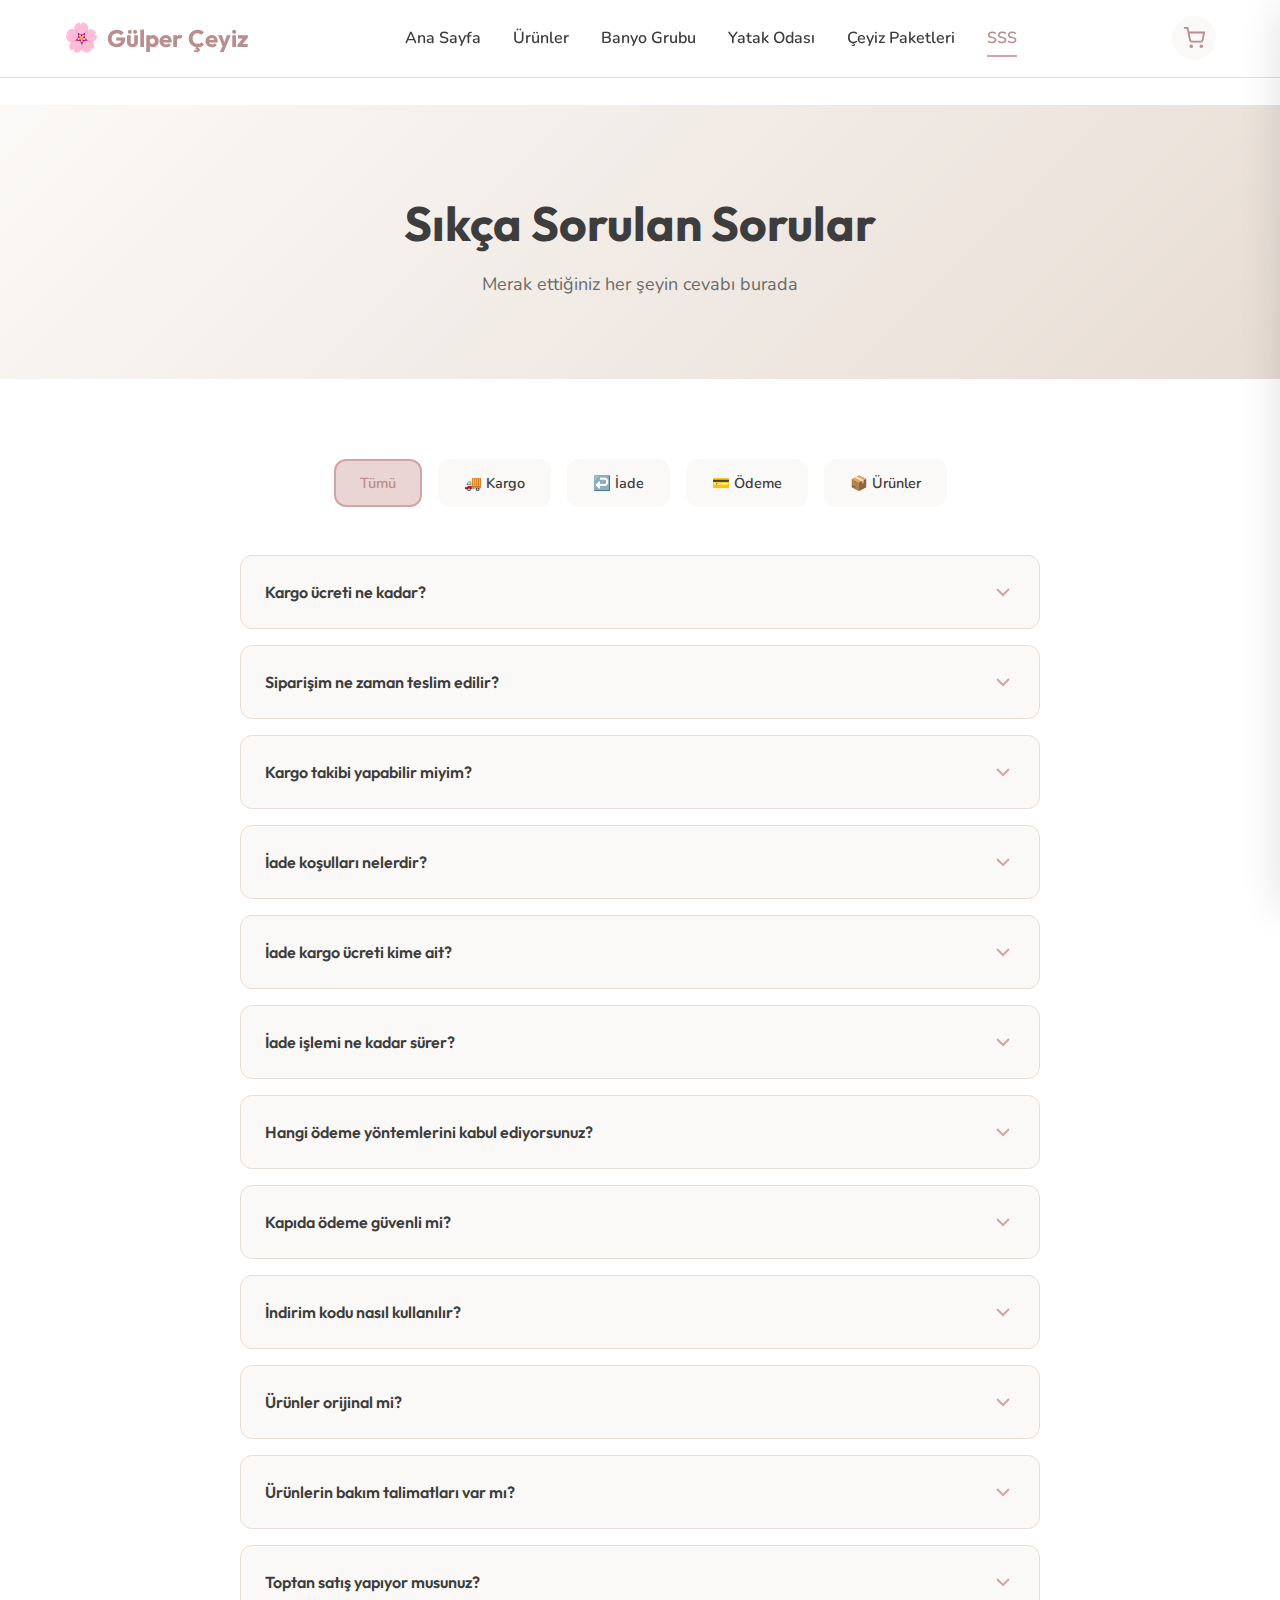
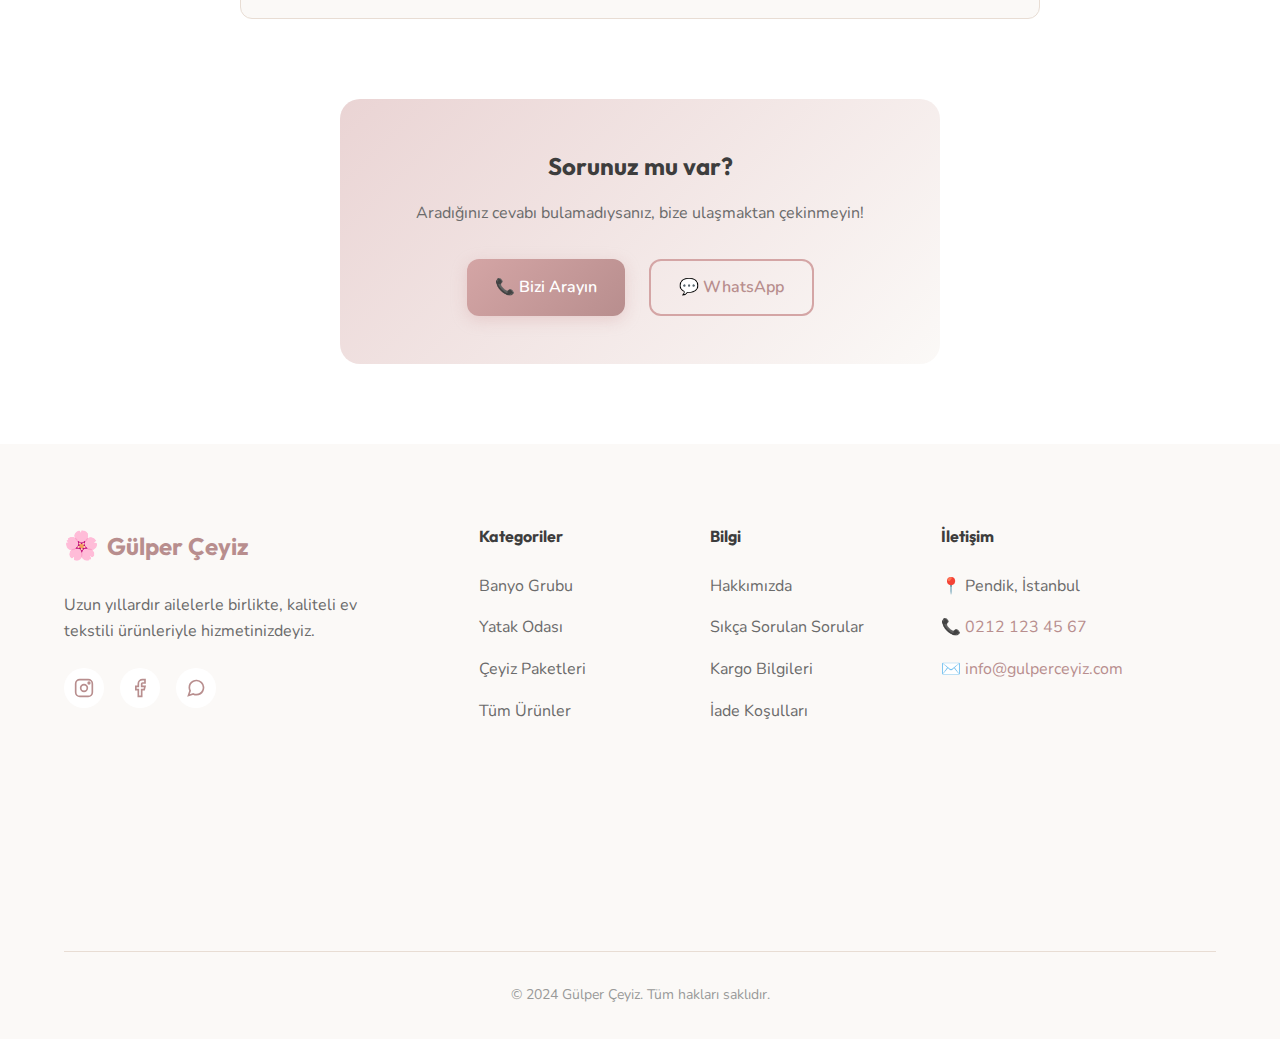
<file: sss.html>
<!DOCTYPE html>
<html lang="tr">

<head>
    <meta charset="UTF-8">
    <meta name="viewport" content="width=device-width, initial-scale=1.0">
    <meta name="description"
        content="Gülper Çeyiz - Sıkça Sorulan Sorular. Kargo, iade, ödeme ve ürünler hakkında merak ettikleriniz.">
    <title>Sıkça Sorulan Sorular | Gülper Çeyiz</title>
    <link rel="preconnect" href="https://fonts.googleapis.com">
    <link rel="preconnect" href="https://fonts.gstatic.com" crossorigin>
    <link
        href="https://fonts.googleapis.com/css2?family=Nunito:wght@400;600;700;800&family=Outfit:wght@400;500;600;700&display=swap"
        rel="stylesheet">
    <link rel="stylesheet" href="index.css">
</head>

<body>
    <!-- Header -->
    <header class="header">
        <div class="container header-content">
            <a href="index.html" class="logo">
                <span class="logo-icon">🌸</span>
                <span class="logo-text">Gülper Çeyiz</span>
            </a>
            <button class="mobile-menu-btn" aria-label="Menüyü aç">
                <span></span>
                <span></span>
                <span></span>
            </button>
            <nav class="nav">
                <ul class="nav-list">
                    <li><a href="index.html" class="nav-link">Ana Sayfa</a></li>
                    <li><a href="urunler.html" class="nav-link">Ürünler</a></li>
                    <li><a href="urunler.html?kategori=banyo" class="nav-link">Banyo Grubu</a></li>
                    <li><a href="urunler.html?kategori=yatak" class="nav-link">Yatak Odası</a></li>
                    <li><a href="urunler.html?kategori=ceyiz" class="nav-link">Çeyiz Paketleri</a></li>
                    <li><a href="sss.html" class="nav-link active">SSS</a></li>
                </ul>
            </nav>
            <a href="#" class="cart-icon" id="cartIcon">
                <svg viewBox="0 0 24 24" fill="none" stroke="currentColor" stroke-width="2">
                    <circle cx="9" cy="21" r="1" />
                    <circle cx="20" cy="21" r="1" />
                    <path d="M1 1h4l2.68 13.39a2 2 0 0 0 2 1.61h9.72a2 2 0 0 0 2-1.61L23 6H6" />
                </svg>
                <span class="cart-count" id="cartCount">0</span>
            </a>
        </div>
    </header>

    <!-- Page Header -->
    <section class="page-header">
        <div class="container">
            <h1 class="page-title">Sıkça Sorulan Sorular</h1>
            <p class="page-subtitle">Merak ettiğiniz her şeyin cevabı burada</p>
        </div>
    </section>

    <!-- FAQ Section -->
    <section class="faq-section">
        <div class="container">
            <!-- FAQ Categories -->
            <div class="faq-categories">
                <button class="faq-category-btn active" data-category="all">Tümü</button>
                <button class="faq-category-btn" data-category="kargo">🚚 Kargo</button>
                <button class="faq-category-btn" data-category="iade">↩️ İade</button>
                <button class="faq-category-btn" data-category="odeme">💳 Ödeme</button>
                <button class="faq-category-btn" data-category="urun">📦 Ürünler</button>
            </div>

            <!-- FAQ Items -->
            <div class="faq-list">
                <!-- Kargo -->
                <div class="faq-item" data-category="kargo">
                    <button class="faq-question">
                        <span>Kargo ücreti ne kadar?</span>
                        <svg viewBox="0 0 24 24" width="24" height="24" fill="none" stroke="currentColor"
                            stroke-width="2">
                            <polyline points="6 9 12 15 18 9" />
                        </svg>
                    </button>
                    <div class="faq-answer">
                        <p>500 TL ve üzeri siparişlerde kargo <strong>tamamen ücretsizdir</strong>. 500 TL altındaki
                            siparişlerde kargo ücreti sadece 49 TL'dir.</p>
                    </div>
                </div>

                <div class="faq-item" data-category="kargo">
                    <button class="faq-question">
                        <span>Siparişim ne zaman teslim edilir?</span>
                        <svg viewBox="0 0 24 24" width="24" height="24" fill="none" stroke="currentColor"
                            stroke-width="2">
                            <polyline points="6 9 12 15 18 9" />
                        </svg>
                    </button>
                    <div class="faq-answer">
                        <p>Siparişler genellikle aynı gün kargoya verilir ve <strong>2-3 iş günü</strong> içinde
                            adresinize teslim edilir. İstanbul içi teslimatlar 1-2 gün içinde gerçekleşir.</p>
                    </div>
                </div>

                <div class="faq-item" data-category="kargo">
                    <button class="faq-question">
                        <span>Kargo takibi yapabilir miyim?</span>
                        <svg viewBox="0 0 24 24" width="24" height="24" fill="none" stroke="currentColor"
                            stroke-width="2">
                            <polyline points="6 9 12 15 18 9" />
                        </svg>
                    </button>
                    <div class="faq-answer">
                        <p>Evet! Siparişiniz kargoya verildiğinde size SMS ve e-posta ile takip numarası gönderilir. Bu
                            numara ile kargo firmasının sitesinden takip yapabilirsiniz.</p>
                    </div>
                </div>

                <!-- İade -->
                <div class="faq-item" data-category="iade">
                    <button class="faq-question">
                        <span>İade koşulları nelerdir?</span>
                        <svg viewBox="0 0 24 24" width="24" height="24" fill="none" stroke="currentColor"
                            stroke-width="2">
                            <polyline points="6 9 12 15 18 9" />
                        </svg>
                    </button>
                    <div class="faq-answer">
                        <p>Ürünlerimizi <strong>14 gün içinde</strong> iade edebilirsiniz. İade edilecek ürünlerin:</p>
                        <ul>
                            <li>Kullanılmamış ve yıkanmamış olması</li>
                            <li>Orijinal ambalajında olması</li>
                            <li>Etiketlerinin sökülmemiş olması</li>
                        </ul>
                        <p>gerekmektedir.</p>
                    </div>
                </div>

                <div class="faq-item" data-category="iade">
                    <button class="faq-question">
                        <span>İade kargo ücreti kime ait?</span>
                        <svg viewBox="0 0 24 24" width="24" height="24" fill="none" stroke="currentColor"
                            stroke-width="2">
                            <polyline points="6 9 12 15 18 9" />
                        </svg>
                    </button>
                    <div class="faq-answer">
                        <p>Ürün ayıplı/kusurlu ise iade kargo ücreti <strong>bize aittir</strong>. Cayma hakkı
                            kapsamındaki iadelerde kargo ücreti müşteriye aittir.</p>
                    </div>
                </div>

                <div class="faq-item" data-category="iade">
                    <button class="faq-question">
                        <span>İade işlemi ne kadar sürer?</span>
                        <svg viewBox="0 0 24 24" width="24" height="24" fill="none" stroke="currentColor"
                            stroke-width="2">
                            <polyline points="6 9 12 15 18 9" />
                        </svg>
                    </button>
                    <div class="faq-answer">
                        <p>İade ürün bize ulaştıktan sonra <strong>3 iş günü</strong> içinde kontrol edilir. Onay
                            sonrası ödemeniz 5-7 iş günü içinde iade edilir.</p>
                    </div>
                </div>

                <!-- Ödeme -->
                <div class="faq-item" data-category="odeme">
                    <button class="faq-question">
                        <span>Hangi ödeme yöntemlerini kabul ediyorsunuz?</span>
                        <svg viewBox="0 0 24 24" width="24" height="24" fill="none" stroke="currentColor"
                            stroke-width="2">
                            <polyline points="6 9 12 15 18 9" />
                        </svg>
                    </button>
                    <div class="faq-answer">
                        <p>Şu ödeme yöntemlerini kabul ediyoruz:</p>
                        <ul>
                            <li>💵 Kapıda ödeme (Nakit veya Kredi Kartı)</li>
                            <li>🏦 Havale / EFT</li>
                        </ul>
                    </div>
                </div>

                <div class="faq-item" data-category="odeme">
                    <button class="faq-question">
                        <span>Kapıda ödeme güvenli mi?</span>
                        <svg viewBox="0 0 24 24" width="24" height="24" fill="none" stroke="currentColor"
                            stroke-width="2">
                            <polyline points="6 9 12 15 18 9" />
                        </svg>
                    </button>
                    <div class="faq-answer">
                        <p>Evet, tamamen güvenlidir. Kapıda ödeme seçeneğinde nakit veya kredi/banka kartı ile ödeme
                            yapabilirsiniz. Kargo görevlisi size POS cihazı ile ödeme imkanı sunar.</p>
                    </div>
                </div>

                <div class="faq-item" data-category="odeme">
                    <button class="faq-question">
                        <span>İndirim kodu nasıl kullanılır?</span>
                        <svg viewBox="0 0 24 24" width="24" height="24" fill="none" stroke="currentColor"
                            stroke-width="2">
                            <polyline points="6 9 12 15 18 9" />
                        </svg>
                    </button>
                    <div class="faq-answer">
                        <p>Sipariş sayfasında "İndirim Kodu" alanına kodunuzu girin ve "Uygula" butonuna tıklayın.
                            İndirim otomatik olarak toplam tutarınızdan düşecektir.</p>
                        <p><strong>Yeni üyelere özel:</strong> HOSGELDIN kodu ile %10 indirim kazanın!</p>
                    </div>
                </div>

                <!-- Ürünler -->
                <div class="faq-item" data-category="urun">
                    <button class="faq-question">
                        <span>Ürünler orijinal mi?</span>
                        <svg viewBox="0 0 24 24" width="24" height="24" fill="none" stroke="currentColor"
                            stroke-width="2">
                            <polyline points="6 9 12 15 18 9" />
                        </svg>
                    </button>
                    <div class="faq-answer">
                        <p>Evet, tüm ürünlerimiz <strong>%100 orijinal ve kalite garantili</strong>dir. Uzun yıllardır
                            güvenilir tedarikçilerimizden temin ettiğimiz ürünleri sizlere sunuyoruz.</p>
                    </div>
                </div>

                <div class="faq-item" data-category="urun">
                    <button class="faq-question">
                        <span>Ürünlerin bakım talimatları var mı?</span>
                        <svg viewBox="0 0 24 24" width="24" height="24" fill="none" stroke="currentColor"
                            stroke-width="2">
                            <polyline points="6 9 12 15 18 9" />
                        </svg>
                    </button>
                    <div class="faq-answer">
                        <p>Her ürünümüz bakım talimatlarını içeren etiketle birlikte gönderilir. Genel olarak:</p>
                        <ul>
                            <li>Havlu ve bornozları 40°C'de yıkayın</li>
                            <li>Nevresim takımlarını ters çevirerek yıkayın</li>
                            <li>Yumuşatıcı kullanırken dikkatli olun</li>
                            <li>Düşük ısıda ütüleyin</li>
                        </ul>
                    </div>
                </div>

                <div class="faq-item" data-category="urun">
                    <button class="faq-question">
                        <span>Toptan satış yapıyor musunuz?</span>
                        <svg viewBox="0 0 24 24" width="24" height="24" fill="none" stroke="currentColor"
                            stroke-width="2">
                            <polyline points="6 9 12 15 18 9" />
                        </svg>
                    </button>
                    <div class="faq-answer">
                        <p>Evet, toptan satış da yapmaktayız. Toptan fiyatlar ve minimum sipariş miktarları için bizimle
                            <strong>WhatsApp</strong> veya telefon üzerinden iletişime geçebilirsiniz.</p>
                    </div>
                </div>
            </div>

            <!-- Contact CTA -->
            <div class="faq-contact">
                <h3>Sorunuz mu var?</h3>
                <p>Aradığınız cevabı bulamadıysanız, bize ulaşmaktan çekinmeyin!</p>
                <div class="faq-contact-buttons">
                    <a href="tel:+902121234567" class="btn btn-primary">
                        📞 Bizi Arayın
                    </a>
                    <a href="https://wa.me/902121234567" class="btn btn-outline" target="_blank">
                        💬 WhatsApp
                    </a>
                </div>
            </div>
        </div>
    </section>

    <!-- Cart Sidebar -->
    <div class="cart-sidebar" id="cartSidebar">
        <div class="cart-header">
            <h3>Sepetim</h3>
            <button class="cart-close" id="cartClose">&times;</button>
        </div>
        <div class="cart-items" id="cartItems">
        </div>
        <div class="cart-footer">
            <div class="cart-total">
                <span>Toplam:</span>
                <span id="cartTotal">₺0</span>
            </div>
            <a href="checkout.html" class="btn btn-primary btn-block">Satın Al</a>
        </div>
    </div>
    <div class="cart-overlay" id="cartOverlay"></div>

    <!-- Footer -->
    <footer class="footer">
        <div class="container">
            <div class="footer-grid">
                <div class="footer-brand">
                    <a href="index.html" class="logo">
                        <span class="logo-icon">🌸</span>
                        <span class="logo-text">Gülper Çeyiz</span>
                    </a>
                    <p class="footer-desc">Uzun yıllardır ailelerle birlikte, kaliteli ev tekstili ürünleriyle
                        hizmetinizdeyiz.</p>
                    <div class="social-links">
                        <a href="#" class="social-link" aria-label="Instagram">
                            <svg viewBox="0 0 24 24" fill="none" stroke="currentColor" stroke-width="2">
                                <rect x="2" y="2" width="20" height="20" rx="5" />
                                <circle cx="12" cy="12" r="4" />
                                <circle cx="18" cy="6" r="1" />
                            </svg>
                        </a>
                        <a href="#" class="social-link" aria-label="Facebook">
                            <svg viewBox="0 0 24 24" fill="none" stroke="currentColor" stroke-width="2">
                                <path d="M18 2h-3a5 5 0 0 0-5 5v3H7v4h3v8h4v-8h3l1-4h-4V7a1 1 0 0 1 1-1h3z" />
                            </svg>
                        </a>
                        <a href="#" class="social-link" aria-label="WhatsApp">
                            <svg viewBox="0 0 24 24" fill="none" stroke="currentColor" stroke-width="2">
                                <path
                                    d="M21 11.5a8.38 8.38 0 0 1-.9 3.8 8.5 8.5 0 0 1-7.6 4.7 8.38 8.38 0 0 1-3.8-.9L3 21l1.9-5.7a8.38 8.38 0 0 1-.9-3.8 8.5 8.5 0 0 1 4.7-7.6 8.38 8.38 0 0 1 3.8-.9h.5a8.48 8.48 0 0 1 8 8v.5z" />
                            </svg>
                        </a>
                    </div>
                </div>
                <div class="footer-links">
                    <h4>Kategoriler</h4>
                    <ul>
                        <li><a href="urunler.html?kategori=banyo">Banyo Grubu</a></li>
                        <li><a href="urunler.html?kategori=yatak">Yatak Odası</a></li>
                        <li><a href="urunler.html?kategori=ceyiz">Çeyiz Paketleri</a></li>
                        <li><a href="urunler.html">Tüm Ürünler</a></li>
                    </ul>
                </div>
                <div class="footer-links">
                    <h4>Bilgi</h4>
                    <ul>
                        <li><a href="index.html#about">Hakkımızda</a></li>
                        <li><a href="sss.html">Sıkça Sorulan Sorular</a></li>
                        <li><a href="sss.html">Kargo Bilgileri</a></li>
                        <li><a href="sss.html">İade Koşulları</a></li>
                    </ul>
                </div>
                <div class="footer-contact">
                    <h4>İletişim</h4>
                    <address>
                        <p>📍 Pendik, İstanbul</p>
                        <p>📞 <a href="tel:+902121234567">0212 123 45 67</a></p>
                        <p>✉️ <a href="mailto:info@gulperceyiz.com">info@gulperceyiz.com</a></p>
                    </address>
                    <div class="footer-map">
                        <iframe
                            src="https://www.google.com/maps/embed?pb=!1m18!1m12!1m3!1d48246.95614652611!2d29.21!3d40.88!2m3!1f0!2f0!3f0!3m2!1i1024!2i768!4f13.1!3m3!1m2!1s0x14cac7b7b7b7b7b7%3A0x0!2sPendik%2C%20Istanbul!5e0!3m2!1str!2str!4v1700000000000!5m2!1str!2str"
                            width="100%" height="180" style="border:0; border-radius: 12px; margin-top: 1rem;"
                            allowfullscreen="" loading="lazy" referrerpolicy="no-referrer-when-downgrade"
                            title="Gülper Çeyiz Konum">
                        </iframe>
                    </div>
                </div>
            </div>
            <div class="footer-bottom">
                <p>&copy; 2024 Gülper Çeyiz. Tüm hakları saklıdır.</p>
            </div>
        </div>
    </footer>

    <script src="products.js"></script>
    <script src="cart.js"></script>
    <script>
        // FAQ Accordion Logic
        document.addEventListener('DOMContentLoaded', function () {
            // FAQ Item Toggle
            const faqQuestions = document.querySelectorAll('.faq-question');

            faqQuestions.forEach(question => {
                question.addEventListener('click', function () {
                    const item = this.parentElement;
                    const isOpen = item.classList.contains('open');

                    // Close all other items
                    document.querySelectorAll('.faq-item.open').forEach(openItem => {
                        if (openItem !== item) {
                            openItem.classList.remove('open');
                        }
                    });

                    // Toggle current item
                    item.classList.toggle('open');
                });
            });

            // Category Filter
            const categoryBtns = document.querySelectorAll('.faq-category-btn');
            const faqItems = document.querySelectorAll('.faq-item');

            categoryBtns.forEach(btn => {
                btn.addEventListener('click', function () {
                    const category = this.dataset.category;

                    // Update active button
                    categoryBtns.forEach(b => b.classList.remove('active'));
                    this.classList.add('active');

                    // Filter items
                    faqItems.forEach(item => {
                        if (category === 'all' || item.dataset.category === category) {
                            item.style.display = 'block';
                        } else {
                            item.style.display = 'none';
                        }
                    });
                });
            });
        });
    </script>
    <script src="index.js"></script>
</body>

</html>
</file>
<file: index.css>
/* ========================================
   Gülper Çeyiz - Design System
   ======================================== */

/* CSS Custom Properties */
:root {
    /* Brand Colors */
    --color-white: #FFFFFF;
    --color-cream: #FBF9F7;
    --color-beige: #E8DDD4;
    --color-beige-dark: #C9B8A8;
    --color-rose: #D4A5A5;
    --color-rose-light: #EAD4D4;
    --color-rose-dark: #B88E8E;
    --color-text: #3D3D3D;
    --color-text-light: #6B6B6B;
    --color-text-muted: #999999;

    /* Typography */
    --font-heading: 'Outfit', sans-serif;
    --font-body: 'Nunito', sans-serif;

    /* Spacing */
    --space-xs: 0.5rem;
    --space-sm: 1rem;
    --space-md: 1.5rem;
    --space-lg: 2rem;
    --space-xl: 3rem;
    --space-2xl: 5rem;

    /* Border Radius */
    --radius-sm: 8px;
    --radius-md: 12px;
    --radius-lg: 20px;
    --radius-full: 50%;

    /* Shadows */
    --shadow-sm: 0 2px 8px rgba(0, 0, 0, 0.06);
    --shadow-md: 0 4px 20px rgba(0, 0, 0, 0.08);
    --shadow-lg: 0 8px 40px rgba(0, 0, 0, 0.12);

    /* Transitions */
    --transition-fast: 0.2s ease;
    --transition-normal: 0.3s ease;
}

/* ========================================
   Base Styles
   ======================================== */

*,
*::before,
*::after {
    box-sizing: border-box;
    margin: 0;
    padding: 0;
}

html {
    scroll-behavior: smooth;
}

body {
    font-family: var(--font-body);
    font-size: 16px;
    line-height: 1.6;
    color: var(--color-text);
    background-color: var(--color-white);
    overflow-x: hidden;
}

img {
    max-width: 100%;
    height: auto;
    display: block;
}

a {
    text-decoration: none;
    color: inherit;
    transition: var(--transition-fast);
}

ul,
ol {
    list-style: none;
}

.container {
    width: 100%;
    max-width: 1200px;
    margin: 0 auto;
    padding: 0 var(--space-md);
}

/* ========================================
   Buttons
   ======================================== */

.btn {
    display: inline-flex;
    align-items: center;
    justify-content: center;
    gap: var(--space-xs);
    padding: 0.875rem 1.75rem;
    font-family: var(--font-body);
    font-size: 1rem;
    font-weight: 600;
    border: none;
    border-radius: var(--radius-md);
    cursor: pointer;
    transition: var(--transition-normal);
}

.btn-primary {
    background: linear-gradient(135deg, var(--color-rose) 0%, var(--color-rose-dark) 100%);
    color: var(--color-white);
    box-shadow: 0 4px 15px rgba(212, 165, 165, 0.4);
}

.btn-primary:hover {
    transform: translateY(-2px);
    box-shadow: 0 6px 20px rgba(212, 165, 165, 0.5);
}

.btn-outline {
    background: transparent;
    color: var(--color-rose-dark);
    border: 2px solid var(--color-rose);
}

.btn-outline:hover {
    background: var(--color-rose-light);
}

.btn-lg {
    padding: 1rem 2.5rem;
    font-size: 1.125rem;
}

/* ========================================
   Header
   ======================================== */

.header {
    position: fixed;
    top: 0;
    left: 0;
    right: 0;
    z-index: 1000;
    background: rgba(255, 255, 255, 0.95);
    backdrop-filter: blur(10px);
    border-bottom: 1px solid var(--color-beige);
    padding: var(--space-sm) 0;
}

.header-content {
    display: flex;
    align-items: center;
    justify-content: space-between;
}

.logo {
    display: flex;
    align-items: center;
    gap: var(--space-xs);
}

.logo-icon {
    font-size: 1.75rem;
}

.logo-text {
    font-family: var(--font-heading);
    font-size: 1.5rem;
    font-weight: 700;
    color: var(--color-rose-dark);
}

.nav-list {
    display: flex;
    align-items: center;
    gap: var(--space-lg);
}

.nav-link {
    font-weight: 600;
    color: var(--color-text);
    padding: var(--space-xs) 0;
    position: relative;
}

.nav-link::after {
    content: '';
    position: absolute;
    bottom: 0;
    left: 0;
    width: 0;
    height: 2px;
    background: var(--color-rose);
    transition: var(--transition-normal);
}

.nav-link:hover::after,
.nav-link.active::after {
    width: 100%;
}

.nav-link.active {
    color: var(--color-rose-dark);
}

/* Mobile Menu Button */
.mobile-menu-btn {
    display: none;
    flex-direction: column;
    gap: 5px;
    background: none;
    border: none;
    cursor: pointer;
    padding: var(--space-xs);
}

.mobile-menu-btn span {
    display: block;
    width: 24px;
    height: 2px;
    background: var(--color-text);
    transition: var(--transition-fast);
}

/* ========================================
   Campaign Banner
   ======================================== */

.campaign-banner {
    position: fixed;
    top: 70px;
    left: 0;
    right: 0;
    z-index: 999;
    background: linear-gradient(135deg, var(--color-rose-dark) 0%, var(--color-rose) 100%);
    color: white;
    padding: 0.5rem 0;
    overflow: hidden;
}

.campaign-banner-content {
    display: flex;
    align-items: center;
    justify-content: center;
    gap: var(--space-lg);
    animation: scrollBanner 20s linear infinite;
    white-space: nowrap;
}

.campaign-banner-item {
    font-size: 0.85rem;
    font-weight: 500;
}

.campaign-banner-item strong {
    font-weight: 700;
}

.campaign-banner-divider {
    opacity: 0.5;
}

@keyframes scrollBanner {
    0% {
        transform: translateX(0);
    }

    100% {
        transform: translateX(-33.33%);
    }
}

@media (max-width: 768px) {
    .campaign-banner-content {
        justify-content: flex-start;
        padding: 0 var(--space-md);
    }
}

/* ========================================
   Hero Section
   ======================================== */

.hero {
    position: relative;
    min-height: 90vh;
    display: flex;
    align-items: center;
    justify-content: center;
    background: linear-gradient(135deg, var(--color-cream) 0%, var(--color-beige) 100%);
    background-image: url('file:///C:/Users/hp/.gemini/antigravity/brain/2ef3e0f5-b92c-4b14-9f09-d53df7481f2a/hero_banner_1767126719698.png');
    background-size: cover;
    background-position: center;
    margin-top: 105px;
    /* Header (70px) + Banner (35px) */
}

.hero-overlay {
    position: absolute;
    inset: 0;
    background: linear-gradient(135deg,
            rgba(255, 255, 255, 0.85) 0%,
            rgba(255, 255, 255, 0.7) 50%,
            rgba(255, 255, 255, 0.5) 100%);
}

.hero-content {
    position: relative;
    text-align: center;
    padding: var(--space-2xl) var(--space-md);
    animation: fadeInUp 1s ease-out;
}

@keyframes fadeInUp {
    from {
        opacity: 0;
        transform: translateY(30px);
    }

    to {
        opacity: 1;
        transform: translateY(0);
    }
}

.hero-title {
    font-family: var(--font-heading);
    font-size: clamp(2.5rem, 6vw, 4rem);
    font-weight: 700;
    line-height: 1.2;
    color: var(--color-text);
    margin-bottom: var(--space-md);
}

.hero-subtitle {
    font-size: clamp(1.125rem, 2vw, 1.375rem);
    color: var(--color-text-light);
    max-width: 500px;
    margin: 0 auto var(--space-lg);
}

/* ========================================
   Trust Badges
   ======================================== */

.trust-badges {
    background: var(--color-white);
    padding: var(--space-xl) 0;
    border-bottom: 1px solid var(--color-beige);
}

.badges-grid {
    display: grid;
    grid-template-columns: repeat(3, 1fr);
    gap: var(--space-lg);
}

.badge-item {
    display: flex;
    align-items: center;
    justify-content: center;
    gap: var(--space-sm);
    padding: var(--space-md);
    background: var(--color-cream);
    border-radius: var(--radius-md);
    transition: var(--transition-normal);
}

.badge-item:hover {
    transform: translateY(-3px);
    box-shadow: var(--shadow-md);
}

.badge-icon {
    width: 48px;
    height: 48px;
    display: flex;
    align-items: center;
    justify-content: center;
    background: linear-gradient(135deg, var(--color-rose-light) 0%, var(--color-beige) 100%);
    border-radius: var(--radius-full);
    color: var(--color-rose-dark);
}

.badge-icon svg {
    width: 24px;
    height: 24px;
}

.badge-content {
    display: flex;
    flex-direction: column;
}

.badge-number {
    font-family: var(--font-heading);
    font-size: 1.25rem;
    font-weight: 700;
    color: var(--color-rose-dark);
}

.badge-text {
    font-size: 0.875rem;
    color: var(--color-text-light);
}

/* ========================================
   Products Section
   ======================================== */

.products {
    padding: var(--space-2xl) 0;
    background: var(--color-white);
}

.section-header {
    text-align: center;
    margin-bottom: var(--space-xl);
}

.section-title {
    font-family: var(--font-heading);
    font-size: clamp(1.75rem, 4vw, 2.5rem);
    font-weight: 700;
    color: var(--color-text);
    margin-bottom: var(--space-xs);
}

.section-subtitle {
    font-size: 1.125rem;
    color: var(--color-text-light);
}

.products-grid {
    display: grid;
    grid-template-columns: repeat(4, 1fr);
    gap: var(--space-md);
}

.product-card {
    display: flex;
    flex-direction: column;
    background: var(--color-white);
    border-radius: var(--radius-md);
    overflow: hidden;
    box-shadow: var(--shadow-sm);
    transition: var(--transition-normal);
    cursor: pointer;
    border: 1px solid var(--color-beige);
}

.product-card:hover {
    transform: translateY(-4px);
    box-shadow: var(--shadow-lg);
    border-color: var(--color-rose-light);
}

.product-image {
    position: relative;
    width: 100%;
    padding-bottom: 100%;
    /* Kare için 1:1 oran */
    overflow: hidden;
    background: var(--color-cream);
}

.product-image img {
    position: absolute;
    top: 0;
    left: 0;
    width: 100%;
    height: 100%;
    object-fit: cover;
    transition: transform 0.4s ease;
}

.product-card:hover .product-image img {
    transform: scale(1.08);
}

.product-badge {
    position: absolute;
    top: var(--space-xs);
    left: var(--space-xs);
    padding: 0.25rem 0.5rem;
    background: var(--color-rose);
    color: var(--color-white);
    font-size: 0.65rem;
    font-weight: 700;
    border-radius: var(--radius-sm);
    text-transform: uppercase;
    z-index: 1;
}

.product-badge.new {
    background: var(--color-beige-dark);
}

.product-info {
    padding: var(--space-sm);
    text-align: center;
    display: flex !important;
    flex-direction: column;
    flex-grow: 1;
    visibility: visible !important;
}

.product-title {
    font-family: var(--font-heading);
    font-size: 0.95rem;
    font-weight: 600;
    color: var(--color-text);
    margin-bottom: 0.25rem;
    line-height: 1.3;
    min-height: 2.6em;
    /* 2 satır için sabit yükseklik */
    overflow: hidden;
    text-overflow: ellipsis;
    display: -webkit-box;
    -webkit-line-clamp: 2;
    line-clamp: 2;
    -webkit-box-orient: vertical;
}

.product-desc {
    font-size: 0.75rem;
    color: var(--color-text-muted);
    margin-bottom: var(--space-xs);
    overflow: hidden;
    text-overflow: ellipsis;
    white-space: nowrap;
}

.product-price {
    display: flex;
    align-items: center;
    justify-content: center;
    gap: var(--space-xs);
    flex-wrap: wrap;
    margin-top: auto;
    /* Fiyatı her zaman en alta it */
    margin-bottom: var(--space-xs);
}

.price-current {
    font-family: var(--font-heading);
    font-size: 1.1rem;
    font-weight: 700;
    color: var(--color-rose-dark);
}

.price-old {
    font-size: 0.85rem;
    color: var(--color-text-muted);
    text-decoration: line-through;
}

.btn-add-cart {
    width: 100%;
    padding: 0.5rem 0.75rem;
    font-size: 0.75rem;
    font-weight: 600;
    background: linear-gradient(135deg, var(--color-rose) 0%, var(--color-rose-dark) 100%);
    color: var(--color-white);
    border: none;
    border-radius: var(--radius-sm);
    cursor: pointer;
    transition: var(--transition-normal);
    display: flex;
    align-items: center;
    justify-content: center;
    gap: 0.35rem;
}

.btn-add-cart:hover {
    transform: translateY(-2px);
    box-shadow: 0 4px 12px rgba(212, 165, 165, 0.4);
}

.btn-add-cart svg {
    width: 14px;
    height: 14px;
}

.products-cta {
    text-align: center;
    margin-top: var(--space-xl);
}

/* ========================================
   Campaign Section
   ======================================== */

.campaign {
    padding: var(--space-2xl) 0;
    background: linear-gradient(135deg, var(--color-cream) 0%, var(--color-rose-light) 100%);
}

.campaign-card {
    display: grid;
    grid-template-columns: 1fr 1fr;
    gap: var(--space-xl);
    align-items: center;
    background: var(--color-white);
    border-radius: var(--radius-lg);
    overflow: hidden;
    box-shadow: var(--shadow-lg);
}

.campaign-content {
    padding: var(--space-xl);
}

.campaign-label {
    display: inline-block;
    padding: 0.375rem 1rem;
    background: var(--color-rose-light);
    color: var(--color-rose-dark);
    font-size: 0.875rem;
    font-weight: 700;
    border-radius: var(--radius-sm);
    margin-bottom: var(--space-md);
}

.campaign-title {
    font-family: var(--font-heading);
    font-size: clamp(1.5rem, 3vw, 2rem);
    font-weight: 700;
    color: var(--color-text);
    margin-bottom: var(--space-sm);
}

.campaign-desc {
    color: var(--color-text-light);
    margin-bottom: var(--space-md);
}

.campaign-features {
    margin-bottom: var(--space-lg);
}

.campaign-features li {
    padding: var(--space-xs) 0;
    color: var(--color-text);
    font-weight: 500;
}

.campaign-pricing {
    display: flex;
    align-items: center;
    gap: var(--space-sm);
    margin-bottom: var(--space-lg);
}

.campaign-price {
    font-family: var(--font-heading);
    font-size: 2rem;
    font-weight: 700;
    color: var(--color-rose-dark);
}

.campaign-original {
    font-size: 1.25rem;
    color: var(--color-text-muted);
    text-decoration: line-through;
}

.campaign-save {
    padding: 0.25rem 0.75rem;
    background: var(--color-rose);
    color: var(--color-white);
    font-size: 0.75rem;
    font-weight: 700;
    border-radius: var(--radius-sm);
}

.campaign-image {
    height: 100%;
    min-height: 400px;
    background: var(--color-cream);
}

.campaign-image img {
    width: 100%;
    height: 100%;
    object-fit: cover;
}

/* ========================================
   About Section
   ======================================== */

.about {
    padding: var(--space-2xl) 0;
    background: var(--color-white);
}

.about-grid {
    display: grid;
    grid-template-columns: 1fr 1fr;
    gap: var(--space-2xl);
    align-items: center;
}

.about-image-wrapper {
    position: relative;
}

.about-image-wrapper img {
    border-radius: var(--radius-lg);
    box-shadow: var(--shadow-lg);
}

.about-badge {
    position: absolute;
    bottom: -20px;
    right: -20px;
    width: 120px;
    height: 120px;
    background: linear-gradient(135deg, var(--color-rose) 0%, var(--color-rose-dark) 100%);
    border-radius: var(--radius-full);
    display: flex;
    flex-direction: column;
    align-items: center;
    justify-content: center;
    color: var(--color-white);
    box-shadow: var(--shadow-lg);
}

.about-badge-number {
    font-family: var(--font-heading);
    font-size: 2rem;
    font-weight: 700;
    line-height: 1;
}

.about-badge-text {
    font-size: 0.75rem;
    text-align: center;
    line-height: 1.3;
}

.about-label {
    display: inline-block;
    color: var(--color-rose-dark);
    font-weight: 700;
    text-transform: uppercase;
    letter-spacing: 1px;
    margin-bottom: var(--space-sm);
}

.about-title {
    font-family: var(--font-heading);
    font-size: clamp(1.75rem, 4vw, 2.5rem);
    font-weight: 700;
    color: var(--color-text);
    margin-bottom: var(--space-md);
    line-height: 1.2;
}

.about-text {
    color: var(--color-text-light);
    margin-bottom: var(--space-md);
}

.about-stats {
    display: flex;
    gap: var(--space-xl);
    margin-top: var(--space-lg);
    padding-top: var(--space-lg);
    border-top: 1px solid var(--color-beige);
}

.stat-item {
    display: flex;
    flex-direction: column;
}

.stat-number {
    font-family: var(--font-heading);
    font-size: 1.75rem;
    font-weight: 700;
    color: var(--color-rose-dark);
}

.stat-label {
    font-size: 0.875rem;
    color: var(--color-text-muted);
}

/* About Section - Vizyon & Misyon */
.about-mission {
    display: grid;
    grid-template-columns: 1fr 1fr;
    gap: var(--space-md);
    margin-top: var(--space-lg);
    margin-bottom: var(--space-lg);
}

.mission-item {
    padding: var(--space-md);
    background: var(--color-cream);
    border-radius: var(--radius-md);
    border-left: 4px solid var(--color-rose);
}

.mission-item h4 {
    font-family: var(--font-heading);
    font-size: 1.1rem;
    font-weight: 700;
    color: var(--color-text);
    margin-bottom: var(--space-xs);
}

.mission-item p {
    font-size: 0.9rem;
    color: var(--color-text-light);
    margin: 0;
}

/* About Section - Değerler */
.about-values {
    margin-top: var(--space-md);
    padding: var(--space-md);
    background: linear-gradient(135deg, var(--color-rose-light) 0%, var(--color-cream) 100%);
    border-radius: var(--radius-md);
}

.about-values h4 {
    font-family: var(--font-heading);
    font-size: 1.1rem;
    font-weight: 700;
    color: var(--color-text);
    margin-bottom: var(--space-sm);
}

.values-list {
    display: grid;
    grid-template-columns: 1fr 1fr;
    gap: var(--space-xs);
}

.values-list li {
    font-size: 0.9rem;
    color: var(--color-text-light);
    padding: var(--space-xs) 0;
}

.values-list li strong {
    color: var(--color-text);
}

/* Neden Bizi Tercih Etmelisiniz */
.why-us-section {
    margin-top: var(--space-2xl);
    padding-top: var(--space-xl);
    border-top: 1px solid var(--color-beige);
}

.why-us-title {
    font-family: var(--font-heading);
    font-size: clamp(1.5rem, 3vw, 2rem);
    font-weight: 700;
    color: var(--color-text);
    text-align: center;
    margin-bottom: var(--space-xl);
}

.why-us-grid {
    display: grid;
    grid-template-columns: repeat(3, 1fr);
    gap: var(--space-lg);
}

.why-us-item {
    text-align: center;
    padding: var(--space-lg);
    background: var(--color-cream);
    border-radius: var(--radius-md);
    transition: var(--transition-normal);
}

.why-us-item:hover {
    transform: translateY(-5px);
    box-shadow: var(--shadow-md);
}

.why-us-icon {
    font-size: 2.5rem;
    margin-bottom: var(--space-sm);
}

.why-us-item h4 {
    font-family: var(--font-heading);
    font-size: 1.1rem;
    font-weight: 700;
    color: var(--color-text);
    margin-bottom: var(--space-xs);
}

.why-us-item p {
    font-size: 0.9rem;
    color: var(--color-text-light);
    margin: 0;
}

/* ========================================
   Footer
   ======================================== */

.footer {
    background: var(--color-cream);
    padding: var(--space-2xl) 0 var(--space-lg);
}

.footer-grid {
    display: grid;
    grid-template-columns: 2fr 1fr 1fr 1.5fr;
    gap: var(--space-xl);
    padding-bottom: var(--space-xl);
    border-bottom: 1px solid var(--color-beige);
}

.footer-brand .logo {
    margin-bottom: var(--space-md);
}

.footer-desc {
    color: var(--color-text-light);
    margin-bottom: var(--space-md);
    max-width: 300px;
}

.social-links {
    display: flex;
    gap: var(--space-sm);
}

.social-link {
    width: 40px;
    height: 40px;
    display: flex;
    align-items: center;
    justify-content: center;
    background: var(--color-white);
    border-radius: var(--radius-full);
    color: var(--color-rose-dark);
    transition: var(--transition-normal);
}

.social-link:hover {
    background: var(--color-rose);
    color: var(--color-white);
    transform: translateY(-3px);
}

.social-link svg {
    width: 20px;
    height: 20px;
}

.footer-links h4,
.footer-contact h4 {
    font-family: var(--font-heading);
    font-size: 1rem;
    font-weight: 700;
    color: var(--color-text);
    margin-bottom: var(--space-md);
}

.footer-links ul {
    display: flex;
    flex-direction: column;
    gap: var(--space-sm);
}

.footer-links a {
    color: var(--color-text-light);
}

.footer-links a:hover {
    color: var(--color-rose-dark);
}

.footer-contact address {
    font-style: normal;
}

.footer-contact p {
    color: var(--color-text-light);
    margin-bottom: var(--space-sm);
}

.footer-contact a {
    color: var(--color-rose-dark);
}

.footer-contact a:hover {
    text-decoration: underline;
}

.footer-bottom {
    padding-top: var(--space-lg);
    text-align: center;
    color: var(--color-text-muted);
    font-size: 0.875rem;
}

/* ========================================
   Responsive Design
   ======================================== */

@media (max-width: 1024px) {
    .products-grid {
        grid-template-columns: repeat(3, 1fr);
    }

    .campaign-card {
        grid-template-columns: 1fr;
    }

    .campaign-image {
        order: -1;
        min-height: 300px;
    }

    .about-grid {
        grid-template-columns: 1fr;
        gap: var(--space-xl);
    }

    .about-image-wrapper {
        max-width: 500px;
        margin: 0 auto;
    }

    .footer-grid {
        grid-template-columns: 1fr 1fr;
        gap: var(--space-lg);
    }
}

@media (max-width: 768px) {
    .mobile-menu-btn {
        display: flex;
    }

    .nav {
        position: fixed;
        top: 70px;
        left: 0;
        right: 0;
        background: var(--color-white);
        padding: var(--space-md);
        box-shadow: var(--shadow-md);
        transform: translateY(-100%);
        opacity: 0;
        visibility: hidden;
        transition: var(--transition-normal);
    }

    .nav.active {
        transform: translateY(0);
        opacity: 1;
        visibility: visible;
    }

    .nav-list {
        flex-direction: column;
        gap: var(--space-md);
    }

    .badges-grid {
        grid-template-columns: 1fr;
        gap: var(--space-md);
    }

    .badge-item {
        justify-content: flex-start;
    }

    .products-grid {
        grid-template-columns: repeat(2, 1fr);
        gap: var(--space-sm);
    }

    .product-image {
        height: 130px;
    }

    .hero {
        min-height: 70vh;
    }

    .footer-grid {
        grid-template-columns: 1fr;
    }

    .about-badge {
        width: 100px;
        height: 100px;
        bottom: -10px;
        right: -10px;
    }

    .about-badge-number {
        font-size: 1.5rem;
    }
}

@media (max-width: 480px) {
    .products-grid {
        grid-template-columns: repeat(2, 1fr);
        gap: var(--space-xs);
    }

    .product-image {
        height: 100px;
    }

    .product-title {
        font-size: 0.85rem;
    }

    .price-current {
        font-size: 0.95rem;
    }

    .about-stats {
        flex-direction: column;
        gap: var(--space-md);
    }

    .campaign-content {
        padding: var(--space-md);
    }

    .campaign-pricing {
        flex-wrap: wrap;
    }
}

/* ========================================
   Cart Icon & Badge
   ======================================== */

.cart-icon {
    position: relative;
    display: flex;
    align-items: center;
    justify-content: center;
    width: 44px;
    height: 44px;
    background: var(--color-cream);
    border-radius: var(--radius-full);
    color: var(--color-rose-dark);
    transition: var(--transition-normal);
}

.cart-icon:hover {
    background: var(--color-rose-light);
    transform: scale(1.05);
}

.cart-icon svg {
    width: 22px;
    height: 22px;
}

.cart-count {
    position: absolute;
    top: -4px;
    right: -4px;
    min-width: 20px;
    height: 20px;
    padding: 0 6px;
    background: var(--color-rose);
    color: white;
    font-size: 0.75rem;
    font-weight: 700;
    border-radius: 10px;
    display: flex;
    align-items: center;
    justify-content: center;
}

/* ========================================
   Cart Sidebar
   ======================================== */

.cart-sidebar {
    position: fixed;
    top: 0;
    right: -400px;
    width: 100%;
    max-width: 400px;
    height: 100vh;
    background: var(--color-white);
    box-shadow: var(--shadow-lg);
    z-index: 2000;
    display: flex;
    flex-direction: column;
    transition: right 0.3s ease;
}

.cart-sidebar.open {
    right: 0;
}

.cart-overlay {
    position: fixed;
    inset: 0;
    background: rgba(0, 0, 0, 0.5);
    z-index: 1999;
    opacity: 0;
    visibility: hidden;
    transition: var(--transition-normal);
}

.cart-overlay.show {
    opacity: 1;
    visibility: visible;
}

.cart-header {
    display: flex;
    align-items: center;
    justify-content: space-between;
    padding: var(--space-md);
    border-bottom: 1px solid var(--color-beige);
}

.cart-header h3 {
    font-family: var(--font-heading);
    font-size: 1.25rem;
    font-weight: 700;
}

.cart-close {
    width: 36px;
    height: 36px;
    display: flex;
    align-items: center;
    justify-content: center;
    background: var(--color-cream);
    border: none;
    border-radius: var(--radius-full);
    font-size: 1.5rem;
    cursor: pointer;
    transition: var(--transition-fast);
}

.cart-close:hover {
    background: var(--color-rose-light);
}

.cart-items {
    flex: 1;
    overflow-y: auto;
    padding: var(--space-md);
}

.cart-empty {
    text-align: center;
    padding: var(--space-2xl) var(--space-md);
    color: var(--color-text-muted);
}

.cart-empty svg {
    margin-bottom: var(--space-md);
    color: var(--color-beige);
}

.cart-item {
    display: flex;
    gap: var(--space-md);
    padding: var(--space-md) 0;
    border-bottom: 1px solid var(--color-beige);
}

.cart-item-image {
    width: 80px;
    height: 80px;
    object-fit: cover;
    border-radius: var(--radius-sm);
}

.cart-item-info {
    flex: 1;
}

.cart-item-name {
    font-size: 0.95rem;
    font-weight: 600;
    margin-bottom: var(--space-xs);
}

.cart-item-price {
    color: var(--color-rose-dark);
    font-weight: 600;
    margin-bottom: var(--space-xs);
}

.cart-item-quantity {
    display: flex;
    align-items: center;
    gap: var(--space-xs);
}

.qty-btn {
    width: 28px;
    height: 28px;
    display: flex;
    align-items: center;
    justify-content: center;
    background: var(--color-cream);
    border: 1px solid var(--color-beige);
    border-radius: var(--radius-sm);
    font-size: 1rem;
    cursor: pointer;
    transition: var(--transition-fast);
}

.qty-btn:hover {
    background: var(--color-beige);
}

.cart-item-remove {
    width: 28px;
    height: 28px;
    display: flex;
    align-items: center;
    justify-content: center;
    background: none;
    border: none;
    color: var(--color-text-muted);
    font-size: 1.5rem;
    cursor: pointer;
    transition: var(--transition-fast);
}

.cart-item-remove:hover {
    color: #e74c3c;
}

.cart-footer {
    padding: var(--space-md);
    border-top: 1px solid var(--color-beige);
    background: var(--color-cream);
}

.cart-total {
    display: flex;
    justify-content: space-between;
    font-size: 1.125rem;
    font-weight: 700;
    margin-bottom: var(--space-md);
}

.btn-block {
    width: 100%;
}

/* Cart Notification */
.cart-notification {
    position: fixed;
    top: 90px;
    right: 20px;
    display: flex;
    align-items: center;
    gap: var(--space-sm);
    padding: var(--space-sm) var(--space-md);
    background: var(--color-text);
    color: white;
    border-radius: var(--radius-md);
    box-shadow: var(--shadow-lg);
    z-index: 3000;
    transform: translateY(-100px);
    opacity: 0;
    transition: var(--transition-normal);
    pointer-events: none;
}

.cart-notification.show {
    transform: translateY(0);
    opacity: 1;
    pointer-events: auto;
}

.cart-notification svg {
    color: #2ecc71;
}

/* ========================================
   Page Header
   ======================================== */

.page-header {
    background: linear-gradient(135deg, var(--color-cream) 0%, var(--color-beige) 100%);
    padding: var(--space-2xl) 0;
    margin-top: 105px;
    /* Header (70px) + Banner (35px) */
    text-align: center;
}

.page-title {
    font-family: var(--font-heading);
    font-size: clamp(2rem, 5vw, 3rem);
    font-weight: 700;
    color: var(--color-text);
    margin-bottom: var(--space-xs);
}

.page-subtitle {
    font-size: 1.125rem;
    color: var(--color-text-light);
}

/* ========================================
   Products Page Layout
   ======================================== */

.products-page {
    padding: var(--space-xl) 0;
}

.products-layout {
    display: grid;
    grid-template-columns: 280px 1fr;
    gap: var(--space-xl);
}

.filters-sidebar {
    position: sticky;
    top: 90px;
    height: fit-content;
    background: var(--color-white);
    border: 1px solid var(--color-beige);
    border-radius: var(--radius-lg);
    padding: var(--space-md);
}

.filter-section {
    margin-bottom: var(--space-lg);
    padding-bottom: var(--space-lg);
    border-bottom: 1px solid var(--color-beige);
}

.filter-section:last-child {
    border-bottom: none;
    margin-bottom: 0;
    padding-bottom: 0;
}

.filter-title {
    font-family: var(--font-heading);
    font-size: 1rem;
    font-weight: 700;
    color: var(--color-text);
    margin-bottom: var(--space-md);
}

.filter-list {
    display: flex;
    flex-direction: column;
    gap: var(--space-sm);
}

.filter-checkbox {
    display: flex;
    align-items: center;
    gap: var(--space-sm);
    cursor: pointer;
}

.filter-checkbox input {
    width: 18px;
    height: 18px;
    accent-color: var(--color-rose);
}

.price-range {
    padding: var(--space-xs) 0;
}

.price-slider {
    width: 100%;
    height: 6px;
    -webkit-appearance: none;
    appearance: none;
    background: var(--color-beige);
    border-radius: 3px;
    outline: none;
}

.price-slider::-webkit-slider-thumb {
    -webkit-appearance: none;
    width: 18px;
    height: 18px;
    background: var(--color-rose);
    border-radius: 50%;
    cursor: pointer;
}

.price-labels {
    display: flex;
    justify-content: space-between;
    margin-top: var(--space-sm);
    font-size: 0.875rem;
    color: var(--color-text-light);
}

.sort-select {
    width: 100%;
    padding: var(--space-sm);
    border: 1px solid var(--color-beige);
    border-radius: var(--radius-sm);
    font-family: var(--font-body);
    font-size: 0.9rem;
    background: white;
    cursor: pointer;
}

.filter-apply {
    width: 100%;
    margin-top: var(--space-md);
}

.products-content {
    min-width: 0;
}

.products-header {
    display: flex;
    justify-content: space-between;
    align-items: center;
    margin-bottom: var(--space-md);
}

.products-count {
    color: var(--color-text-light);
}

/* Add to Cart Button */
.btn-add-cart {
    width: 100%;
    display: flex;
    align-items: center;
    justify-content: center;
    gap: var(--space-xs);
    padding: var(--space-sm);
    margin-top: var(--space-sm);
    background: var(--color-cream);
    color: var(--color-text);
    border: 1px solid var(--color-beige);
    border-radius: var(--radius-sm);
    font-family: var(--font-body);
    font-size: 0.9rem;
    font-weight: 600;
    cursor: pointer;
    transition: var(--transition-normal);
}

.btn-add-cart:hover {
    background: var(--color-rose);
    color: white;
    border-color: var(--color-rose);
}

/* ========================================
   Product Detail Page
   ======================================== */

.breadcrumb {
    background: var(--color-cream);
    padding: var(--space-sm) 0;
    margin-top: 105px;
    /* Header (70px) + Banner (35px) */
    font-size: 0.875rem;
}

.breadcrumb .container {
    display: flex;
    align-items: center;
    gap: var(--space-xs);
}

.breadcrumb a {
    color: var(--color-text-light);
}

.breadcrumb a:hover {
    color: var(--color-rose-dark);
}

.breadcrumb span {
    color: var(--color-text-muted);
}

.product-detail {
    padding: var(--space-xl) 0;
}

.product-detail-grid {
    display: grid;
    grid-template-columns: 1fr 1fr;
    gap: var(--space-2xl);
    align-items: start;
}

.product-gallery {
    position: sticky;
    top: 90px;
}

.gallery-main {
    background: var(--color-cream);
    border-radius: var(--radius-lg);
    overflow: hidden;
    margin-bottom: var(--space-md);
}

.gallery-main img {
    width: 100%;
    aspect-ratio: 1;
    object-fit: cover;
}

.gallery-thumbs {
    display: flex;
    gap: var(--space-sm);
}

.gallery-thumb {
    width: 80px;
    height: 80px;
    border-radius: var(--radius-sm);
    overflow: hidden;
    cursor: pointer;
    border: 2px solid transparent;
    transition: var(--transition-fast);
}

.gallery-thumb:hover,
.gallery-thumb.active {
    border-color: var(--color-rose);
}

.gallery-thumb img {
    width: 100%;
    height: 100%;
    object-fit: cover;
}

.product-category {
    display: inline-block;
    padding: 0.25rem 0.75rem;
    background: var(--color-cream);
    color: var(--color-text-light);
    font-size: 0.875rem;
    border-radius: var(--radius-sm);
    margin-bottom: var(--space-sm);
}

.product-detail-title {
    font-family: var(--font-heading);
    font-size: clamp(1.5rem, 4vw, 2.25rem);
    font-weight: 700;
    color: var(--color-text);
    margin-bottom: var(--space-md);
}

.product-detail-price {
    display: flex;
    align-items: center;
    gap: var(--space-md);
    margin-bottom: var(--space-lg);
}

.product-detail-price .price-current {
    font-size: 1.75rem;
}

.price-discount {
    padding: 0.25rem 0.75rem;
    background: var(--color-rose);
    color: white;
    font-size: 0.875rem;
    font-weight: 700;
    border-radius: var(--radius-sm);
}

.product-detail-desc {
    color: var(--color-text-light);
    line-height: 1.8;
    margin-bottom: var(--space-lg);
}

.product-specs {
    background: var(--color-cream);
    padding: var(--space-md);
    border-radius: var(--radius-md);
    margin-bottom: var(--space-lg);
}

.product-specs h3 {
    font-family: var(--font-heading);
    font-size: 1rem;
    font-weight: 700;
    margin-bottom: var(--space-md);
}

.specs-table {
    width: 100%;
    border-collapse: collapse;
}

.specs-table tr {
    border-bottom: 1px solid var(--color-beige);
}

.specs-table tr:last-child {
    border-bottom: none;
}

.specs-table td {
    padding: var(--space-sm) 0;
}

.specs-table td:first-child {
    color: var(--color-text-light);
    width: 120px;
}

.product-actions {
    display: flex;
    gap: var(--space-md);
    margin-bottom: var(--space-lg);
}

.quantity-selector {
    display: flex;
    align-items: center;
    border: 1px solid var(--color-beige);
    border-radius: var(--radius-md);
    overflow: hidden;
}

.quantity-selector .qty-btn {
    width: 40px;
    height: 48px;
    border: none;
    border-radius: 0;
}

.quantity-selector input {
    width: 50px;
    height: 48px;
    text-align: center;
    border: none;
    font-family: var(--font-body);
    font-size: 1rem;
    font-weight: 600;
}

.quantity-selector input:focus {
    outline: none;
}

.product-trust {
    display: flex;
    flex-wrap: wrap;
    gap: var(--space-lg);
    padding-top: var(--space-lg);
    border-top: 1px solid var(--color-beige);
}

.trust-item {
    display: flex;
    align-items: center;
    gap: var(--space-xs);
    color: var(--color-text-light);
    font-size: 0.875rem;
}

.trust-item svg {
    color: var(--color-rose-dark);
}

.related-products {
    padding: var(--space-2xl) 0;
    background: var(--color-cream);
}

/* ========================================
   Checkout Page
   ======================================== */

.checkout-page {
    padding: var(--space-2xl) 0;
    margin-top: 70px;
    min-height: 80vh;
}

.checkout-grid {
    display: grid;
    grid-template-columns: 1fr 400px;
    gap: var(--space-xl);
    align-items: start;
}

.checkout-form-section h2 {
    font-family: var(--font-heading);
    font-size: 1.25rem;
    font-weight: 700;
    margin-bottom: var(--space-md);
    margin-top: var(--space-lg);
}

.checkout-form-section h2:first-child {
    margin-top: 0;
}

.checkout-form {
    background: var(--color-white);
}

.form-row {
    display: grid;
    grid-template-columns: 1fr 1fr;
    gap: var(--space-md);
}

.form-group {
    margin-bottom: var(--space-md);
}

.form-group label {
    display: block;
    margin-bottom: var(--space-xs);
    font-weight: 600;
    color: var(--color-text);
}

.form-group input,
.form-group textarea,
.form-group select {
    width: 100%;
    padding: var(--space-sm);
    border: 1px solid var(--color-beige);
    border-radius: var(--radius-sm);
    font-family: var(--font-body);
    font-size: 1rem;
    transition: var(--transition-fast);
}

.form-group input:focus,
.form-group textarea:focus,
.form-group select:focus {
    outline: none;
    border-color: var(--color-rose);
    box-shadow: 0 0 0 3px rgba(212, 165, 165, 0.2);
}

.payment-methods {
    display: grid;
    grid-template-columns: 1fr 1fr;
    gap: var(--space-md);
}

.payment-option input {
    display: none;
}

.payment-card {
    display: flex;
    flex-direction: column;
    align-items: center;
    padding: var(--space-md);
    border: 2px solid var(--color-beige);
    border-radius: var(--radius-md);
    cursor: pointer;
    transition: var(--transition-normal);
}

.payment-option input:checked+.payment-card {
    border-color: var(--color-rose);
    background: var(--color-rose-light);
}

.payment-icon {
    font-size: 2rem;
    margin-bottom: var(--space-xs);
}

.payment-label {
    font-weight: 700;
}

.payment-desc {
    font-size: 0.875rem;
    color: var(--color-text-light);
}

.order-summary-section {
    position: sticky;
    top: 90px;
}

.order-summary {
    background: var(--color-cream);
    border-radius: var(--radius-lg);
    padding: var(--space-lg);
}

.order-summary h2 {
    font-family: var(--font-heading);
    font-size: 1.25rem;
    font-weight: 700;
    margin-bottom: var(--space-md);
}

.order-items {
    margin-bottom: var(--space-md);
    max-height: 300px;
    overflow-y: auto;
}

.order-item {
    display: flex;
    gap: var(--space-md);
    padding: var(--space-md) 0;
    border-bottom: 1px solid var(--color-beige);
}

.order-item img {
    width: 60px;
    height: 60px;
    object-fit: cover;
    border-radius: var(--radius-sm);
}

.order-item-info {
    flex: 1;
}

.order-item-info h4 {
    font-size: 0.9rem;
    margin-bottom: 4px;
}

.order-item-qty {
    font-size: 0.8rem;
    color: var(--color-text-light);
}

.order-item-price {
    font-weight: 700;
    color: var(--color-rose-dark);
}

.order-totals {
    padding: var(--space-md) 0;
    border-bottom: 1px solid var(--color-beige);
    margin-bottom: var(--space-md);
}

.total-row {
    display: flex;
    justify-content: space-between;
    padding: var(--space-xs) 0;
}

.total-final {
    font-size: 1.25rem;
    font-weight: 700;
    padding-top: var(--space-sm);
    border-top: 1px solid var(--color-beige);
    margin-top: var(--space-sm);
}

.checkout-note {
    margin-top: var(--space-md);
    font-size: 0.8rem;
    color: var(--color-text-muted);
    text-align: center;
}

.checkout-note a {
    color: var(--color-rose-dark);
}

/* ========================================
   Modal
   ======================================== */

.modal {
    position: fixed;
    inset: 0;
    background: rgba(0, 0, 0, 0.6);
    display: flex;
    align-items: center;
    justify-content: center;
    z-index: 3000;
    opacity: 0;
    visibility: hidden;
    transition: var(--transition-normal);
}

.modal.show {
    opacity: 1;
    visibility: visible;
}

.modal-content {
    background: white;
    padding: var(--space-2xl);
    border-radius: var(--radius-lg);
    text-align: center;
    max-width: 400px;
    width: 90%;
    transform: scale(0.9);
    transition: var(--transition-normal);
}

.modal.show .modal-content {
    transform: scale(1);
}

.modal-icon {
    width: 80px;
    height: 80px;
    margin: 0 auto var(--space-md);
    display: flex;
    align-items: center;
    justify-content: center;
    font-size: 2.5rem;
    border-radius: var(--radius-full);
}

.modal-icon.success {
    background: #d4edda;
    color: #28a745;
}

.modal-content h2 {
    font-family: var(--font-heading);
    margin-bottom: var(--space-md);
}

.modal-content p {
    color: var(--color-text-light);
    margin-bottom: var(--space-sm);
}

.order-number {
    background: var(--color-cream);
    padding: var(--space-sm);
    border-radius: var(--radius-sm);
    margin: var(--space-md) 0;
}

/* ========================================
   Additional Responsive Styles
   ======================================== */

@media (max-width: 1024px) {
    .products-layout {
        grid-template-columns: 1fr;
    }

    .filters-sidebar {
        position: static;
        display: grid;
        grid-template-columns: repeat(auto-fit, minmax(200px, 1fr));
        gap: var(--space-md);
    }

    .filter-section {
        margin-bottom: 0;
        padding-bottom: 0;
        border-bottom: none;
    }

    .product-detail-grid {
        grid-template-columns: 1fr;
        gap: var(--space-xl);
    }

    .product-gallery {
        position: static;
    }

    .checkout-grid {
        grid-template-columns: 1fr;
    }

    .order-summary-section {
        position: static;
        order: -1;
    }
}

@media (max-width: 768px) {
    .form-row {
        grid-template-columns: 1fr;
    }

    .payment-methods {
        grid-template-columns: 1fr;
    }

    .product-actions {
        flex-direction: column;
    }

    .quantity-selector {
        justify-content: center;
    }

    .cart-sidebar {
        max-width: 100%;
    }

    /* Hakkımızda Bölümü Responsive */
    .about-grid {
        grid-template-columns: 1fr;
        gap: var(--space-xl);
    }

    .about-image {
        order: -1;
    }

    .about-mission {
        grid-template-columns: 1fr;
    }

    .values-list {
        grid-template-columns: 1fr;
    }

    .about-stats {
        flex-wrap: wrap;
        justify-content: center;
        gap: var(--space-lg);
    }

    .stat-item {
        flex: 0 0 40%;
        text-align: center;
    }

    .why-us-grid {
        grid-template-columns: 1fr;
        gap: var(--space-md);
    }

    .why-us-item {
        padding: var(--space-md);
    }
}

/* ========================================
   FAQ Page Styles
   ======================================== */

.faq-section {
    padding: var(--space-2xl) 0;
    background: var(--color-white);
}

.faq-categories {
    display: flex;
    flex-wrap: wrap;
    gap: var(--space-sm);
    justify-content: center;
    margin-bottom: var(--space-xl);
}

.faq-category-btn {
    padding: 0.75rem 1.5rem;
    background: var(--color-cream);
    border: 2px solid transparent;
    border-radius: var(--radius-md);
    font-family: var(--font-body);
    font-size: 0.9rem;
    font-weight: 600;
    color: var(--color-text);
    cursor: pointer;
    transition: var(--transition-normal);
}

.faq-category-btn:hover {
    background: var(--color-beige);
}

.faq-category-btn.active {
    background: var(--color-rose-light);
    border-color: var(--color-rose);
    color: var(--color-rose-dark);
}

.faq-list {
    max-width: 800px;
    margin: 0 auto;
}

.faq-item {
    background: var(--color-cream);
    border-radius: var(--radius-md);
    margin-bottom: var(--space-sm);
    overflow: hidden;
    border: 1px solid var(--color-beige);
    transition: var(--transition-normal);
}

.faq-item:hover {
    border-color: var(--color-rose-light);
}

.faq-question {
    width: 100%;
    display: flex;
    align-items: center;
    justify-content: space-between;
    padding: var(--space-md);
    background: none;
    border: none;
    font-family: var(--font-heading);
    font-size: 1rem;
    font-weight: 600;
    color: var(--color-text);
    text-align: left;
    cursor: pointer;
    transition: var(--transition-normal);
}

.faq-question:hover {
    color: var(--color-rose-dark);
}

.faq-question svg {
    flex-shrink: 0;
    color: var(--color-rose);
    transition: transform var(--transition-normal);
}

.faq-item.open .faq-question svg {
    transform: rotate(180deg);
}

.faq-answer {
    max-height: 0;
    overflow: hidden;
    transition: max-height 0.3s ease, padding 0.3s ease;
}

.faq-item.open .faq-answer {
    max-height: 500px;
    padding: 0 var(--space-md) var(--space-md);
}

.faq-answer p {
    color: var(--color-text-light);
    line-height: 1.7;
    margin-bottom: var(--space-sm);
}

.faq-answer p:last-child {
    margin-bottom: 0;
}

.faq-answer ul {
    margin: var(--space-sm) 0;
    padding-left: var(--space-md);
}

.faq-answer li {
    color: var(--color-text-light);
    padding: var(--space-xs) 0;
    list-style: disc;
}

.faq-contact {
    max-width: 600px;
    margin: var(--space-2xl) auto 0;
    text-align: center;
    padding: var(--space-xl);
    background: linear-gradient(135deg, var(--color-rose-light) 0%, var(--color-cream) 100%);
    border-radius: var(--radius-lg);
}

.faq-contact h3 {
    font-family: var(--font-heading);
    font-size: 1.5rem;
    font-weight: 700;
    color: var(--color-text);
    margin-bottom: var(--space-sm);
}

.faq-contact p {
    color: var(--color-text-light);
    margin-bottom: var(--space-lg);
}

.faq-contact-buttons {
    display: flex;
    gap: var(--space-md);
    justify-content: center;
    flex-wrap: wrap;
}

@media (max-width: 768px) {
    .faq-categories {
        gap: var(--space-xs);
    }

    .faq-category-btn {
        padding: 0.5rem 1rem;
        font-size: 0.8rem;
    }

    .faq-question {
        font-size: 0.95rem;
        padding: var(--space-sm);
    }

    .faq-contact-buttons {
        flex-direction: column;
    }
}
</file>
